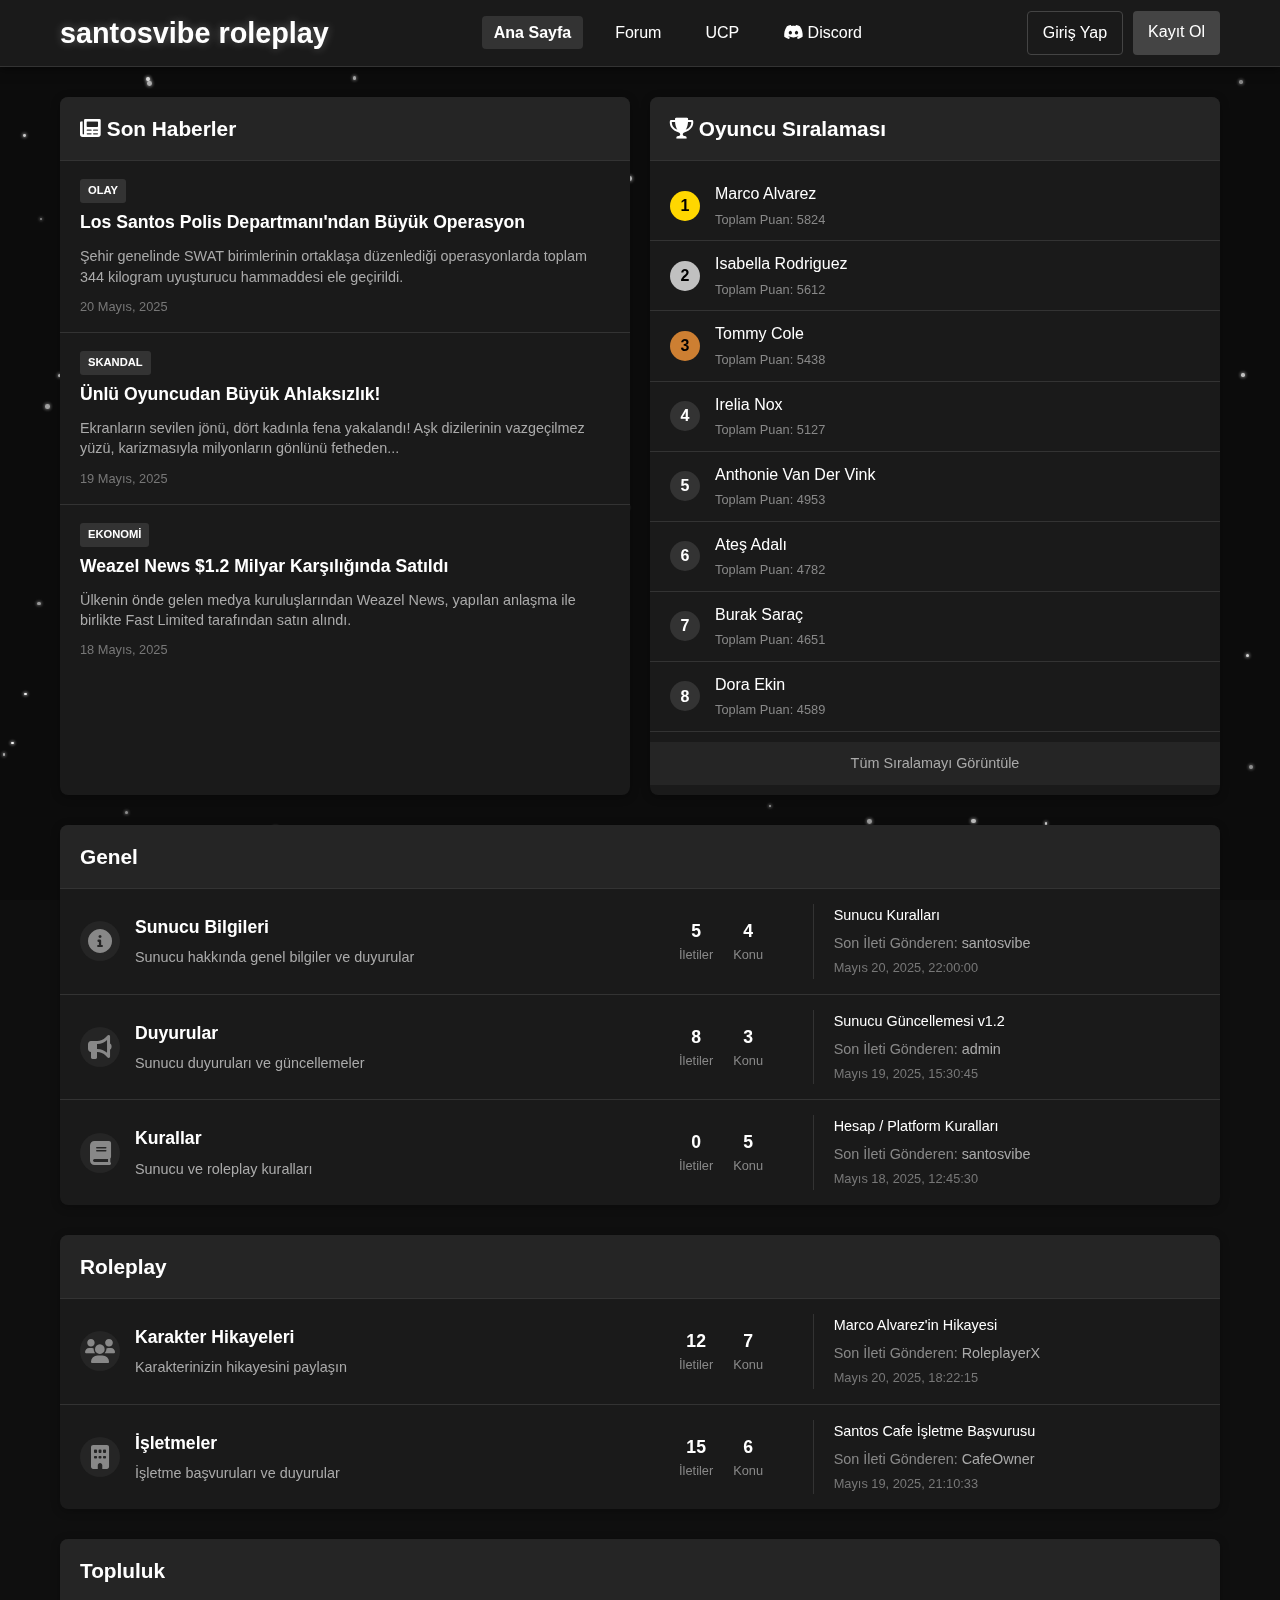
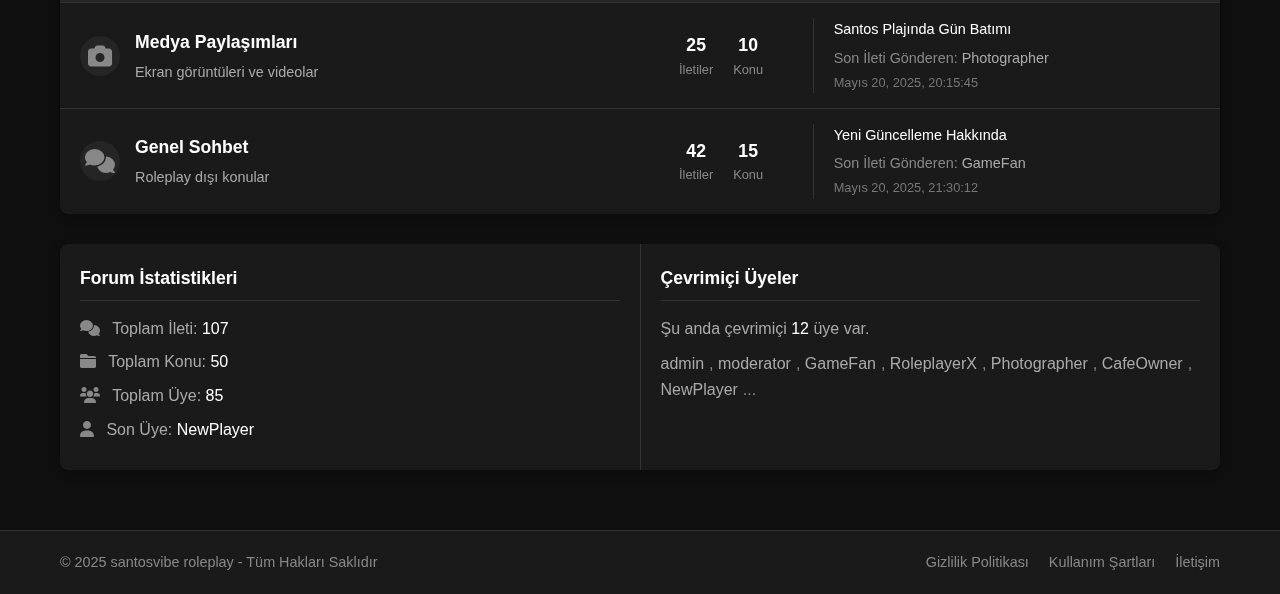
<file: forum.html>
<!DOCTYPE html>
<html lang="tr">
<head>
    <meta charset="UTF-8">
    <meta name="viewport" content="width=device-width, initial-scale=1.0">
    <title>santosvibe - forum</title>
    <link rel="stylesheet" href="forum-styles.css">
    <link rel="stylesheet" href="https://cdnjs.cloudflare.com/ajax/libs/font-awesome/6.0.0-beta3/css/all.min.css">
</head>
<body>
    <!-- Stars Background -->
    <div class="stars-container" id="starsContainer"></div>
    
    <!-- Header -->
    <header class="forum-header">
        <div class="header-container">
            <div class="logo-container">
                <h1>santosvibe roleplay</h1>
            </div>
            <nav class="main-nav">
                <ul>
                    <li><a href="landing.html" class="active">Ana Sayfa</a></li>
                    <li><a href="forum.html">Forum</a></li>
                    <li><a href="#" id="ucp-link">UCP</a></li>
                    <li><a href="#" id="discord-link"><i class="fab fa-discord"></i> Discord</a></li>
                </ul>
            </nav>
            <div class="user-controls">
                <a href="#" class="login-btn">Giriş Yap</a>
                <a href="#" class="register-btn">Kayıt Ol</a>
            </div>
        </div>
    </header>
    
    <!-- Main Content -->
    <main class="forum-main">
        <div class="forum-container">
            <!-- Breaking News and Player Rankings -->
            <div class="forum-highlights">
                <!-- Breaking News Section -->
                <div class="breaking-news-section">
                    <div class="section-header">
                        <h3><i class="fas fa-newspaper"></i> Son Haberler</h3>
                    </div>
                    <div class="news-container">
                        <div class="news-item">
                            <div class="news-header">
                                <span class="news-category">OLAY</span>
                                <h4>Los Santos Polis Departmanı'ndan Büyük Operasyon</h4>
                            </div>
                            <p class="news-excerpt">Şehir genelinde SWAT birimlerinin ortaklaşa düzenlediği operasyonlarda toplam 344 kilogram uyuşturucu hammaddesi ele geçirildi.</p>
                            <div class="news-meta">
                                <span class="news-date">20 Mayıs, 2025</span>
                            </div>
                        </div>
                        
                        <div class="news-item">
                            <div class="news-header">
                                <span class="news-category">SKANDAL</span>
                                <h4>Ünlü Oyuncudan Büyük Ahlaksızlık!</h4>
                            </div>
                            <p class="news-excerpt">Ekranların sevilen jönü, dört kadınla fena yakalandı! Aşk dizilerinin vazgeçilmez yüzü, karizmasıyla milyonların gönlünü fetheden...</p>
                            <div class="news-meta">
                                <span class="news-date">19 Mayıs, 2025</span>
                            </div>
                        </div>
                        
                        <div class="news-item">
                            <div class="news-header">
                                <span class="news-category">EKONOMİ</span>
                                <h4>Weazel News $1.2 Milyar Karşılığında Satıldı</h4>
                            </div>
                            <p class="news-excerpt">Ülkenin önde gelen medya kuruluşlarından Weazel News, yapılan anlaşma ile birlikte Fast Limited tarafından satın alındı.</p>
                            <div class="news-meta">
                                <span class="news-date">18 Mayıs, 2025</span>
                            </div>
                        </div>
                    </div>
                </div>
                
                <!-- Player Rankings Section -->
                <div class="player-rankings-section">
                    <div class="section-header">
                        <h3><i class="fas fa-trophy"></i> Oyuncu Sıralaması</h3>
                    </div>
                    <div class="rankings-container">
                        <div class="ranking-item top-rank">
                            <div class="rank-number">1</div>
                            <div class="player-info">
                                <div class="player-name">Marco Alvarez</div>
                                <div class="player-details">Toplam Puan: 5824</div>
                            </div>
                        </div>
                        <div class="ranking-item top-rank">
                            <div class="rank-number">2</div>
                            <div class="player-info">
                                <div class="player-name">Isabella Rodriguez</div>
                                <div class="player-details">Toplam Puan: 5612</div>
                            </div>
                        </div>
                        <div class="ranking-item top-rank">
                            <div class="rank-number">3</div>
                            <div class="player-info">
                                <div class="player-name">Tommy Cole</div>
                                <div class="player-details">Toplam Puan: 5438</div>
                            </div>
                        </div>
                        <div class="ranking-item">
                            <div class="rank-number">4</div>
                            <div class="player-info">
                                <div class="player-name">Irelia Nox</div>
                                <div class="player-details">Toplam Puan: 5127</div>
                            </div>
                        </div>
                        <div class="ranking-item">
                            <div class="rank-number">5</div>
                            <div class="player-info">
                                <div class="player-name">Anthonie Van Der Vink</div>
                                <div class="player-details">Toplam Puan: 4953</div>
                            </div>
                        </div>
                        <div class="ranking-item">
                            <div class="rank-number">6</div>
                            <div class="player-info">
                                <div class="player-name">Ateş Adalı</div>
                                <div class="player-details">Toplam Puan: 4782</div>
                            </div>
                        </div>
                        <div class="ranking-item">
                            <div class="rank-number">7</div>
                            <div class="player-info">
                                <div class="player-name">Burak Saraç</div>
                                <div class="player-details">Toplam Puan: 4651</div>
                            </div>
                        </div>
                        <div class="ranking-item">
                            <div class="rank-number">8</div>
                            <div class="player-info">
                                <div class="player-name">Dora Ekin</div>
                                <div class="player-details">Toplam Puan: 4589</div>
                            </div>
                        </div>
                        <a href="#" class="view-all-rankings">Tüm Sıralamayı Görüntüle</a>
                    </div>
                </div>
            </div>
            <!-- Forum Categories -->
            <div class="forum-section">
                <div class="section-header">
                    <h3>Genel</h3>
                </div>
                
                <div class="forum-boards">
                    <!-- Board 1 -->
                    <div class="board">
                        <div class="board-info">
                            <div class="board-icon">
                                <i class="fas fa-info-circle"></i>
                            </div>
                            <div class="board-details">
                                <h4><a href="#">Sunucu Bilgileri</a></h4>
                                <p>Sunucu hakkında genel bilgiler ve duyurular</p>
                            </div>
                        </div>
                        <div class="board-stats">
                            <div class="stats-item">
                                <span class="stats-number">5</span>
                                <span class="stats-label">İletiler</span>
                            </div>
                            <div class="stats-item">
                                <span class="stats-number">4</span>
                                <span class="stats-label">Konu</span>
                            </div>
                        </div>
                        <div class="board-last-post">
                            <div class="last-post-info">
                                <a href="#" class="post-title">Sunucu Kuralları</a>
                                <div class="post-meta">
                                    <span>Son İleti Gönderen: </span>
                                    <a href="#" class="post-author">santosvibe</a>
                                </div>
                                <div class="post-date">Mayıs 20, 2025, 22:00:00</div>
                            </div>
                        </div>
                    </div>
                    
                    <!-- Board 2 -->
                    <div class="board">
                        <div class="board-info">
                            <div class="board-icon">
                                <i class="fas fa-bullhorn"></i>
                            </div>
                            <div class="board-details">
                                <h4><a href="#">Duyurular</a></h4>
                                <p>Sunucu duyuruları ve güncellemeler</p>
                            </div>
                        </div>
                        <div class="board-stats">
                            <div class="stats-item">
                                <span class="stats-number">8</span>
                                <span class="stats-label">İletiler</span>
                            </div>
                            <div class="stats-item">
                                <span class="stats-number">3</span>
                                <span class="stats-label">Konu</span>
                            </div>
                        </div>
                        <div class="board-last-post">
                            <div class="last-post-info">
                                <a href="#" class="post-title">Sunucu Güncellemesi v1.2</a>
                                <div class="post-meta">
                                    <span>Son İleti Gönderen: </span>
                                    <a href="#" class="post-author">admin</a>
                                </div>
                                <div class="post-date">Mayıs 19, 2025, 15:30:45</div>
                            </div>
                        </div>
                    </div>
                    
                    <!-- Board 3 with sub-boards -->
                    <div class="board">
                        <div class="board-info">
                            <div class="board-icon">
                                <i class="fas fa-book"></i>
                            </div>
                            <div class="board-details">
                                <h4><a href="#">Kurallar</a></h4>
                                <p>Sunucu ve roleplay kuralları</p>
                            </div>
                        </div>
                        <div class="board-stats">
                            <div class="stats-item">
                                <span class="stats-number">0</span>
                                <span class="stats-label">İletiler</span>
                            </div>
                            <div class="stats-item">
                                <span class="stats-number">5</span>
                                <span class="stats-label">Konu</span>
                            </div>
                        </div>
                        <div class="board-last-post">
                            <div class="last-post-info">
                                <a href="#" class="post-title">Hesap / Platform Kuralları</a>
                                <div class="post-meta">
                                    <span>Son İleti Gönderen: </span>
                                    <a href="#" class="post-author">santosvibe</a>
                                </div>
                                <div class="post-date">Mayıs 18, 2025, 12:45:30</div>
                            </div>
                        </div>
                    </div>
                </div>
            </div>
            
            <!-- Roleplay Section -->
            <div class="forum-section">
                <div class="section-header">
                    <h3>Roleplay</h3>
                </div>
                
                <div class="forum-boards">
                    <!-- Board 1 -->
                    <div class="board">
                        <div class="board-info">
                            <div class="board-icon">
                                <i class="fas fa-users"></i>
                            </div>
                            <div class="board-details">
                                <h4><a href="#">Karakter Hikayeleri</a></h4>
                                <p>Karakterinizin hikayesini paylaşın</p>
                            </div>
                        </div>
                        <div class="board-stats">
                            <div class="stats-item">
                                <span class="stats-number">12</span>
                                <span class="stats-label">İletiler</span>
                            </div>
                            <div class="stats-item">
                                <span class="stats-number">7</span>
                                <span class="stats-label">Konu</span>
                            </div>
                        </div>
                        <div class="board-last-post">
                            <div class="last-post-info">
                                <a href="#" class="post-title">Marco Alvarez'in Hikayesi</a>
                                <div class="post-meta">
                                    <span>Son İleti Gönderen: </span>
                                    <a href="#" class="post-author">RoleplayerX</a>
                                </div>
                                <div class="post-date">Mayıs 20, 2025, 18:22:15</div>
                            </div>
                        </div>
                    </div>
                    
                    <!-- Board 2 -->
                    <div class="board">
                        <div class="board-info">
                            <div class="board-icon">
                                <i class="fas fa-building"></i>
                            </div>
                            <div class="board-details">
                                <h4><a href="#">İşletmeler</a></h4>
                                <p>İşletme başvuruları ve duyurular</p>
                            </div>
                        </div>
                        <div class="board-stats">
                            <div class="stats-item">
                                <span class="stats-number">15</span>
                                <span class="stats-label">İletiler</span>
                            </div>
                            <div class="stats-item">
                                <span class="stats-number">6</span>
                                <span class="stats-label">Konu</span>
                            </div>
                        </div>
                        <div class="board-last-post">
                            <div class="last-post-info">
                                <a href="#" class="post-title">Santos Cafe İşletme Başvurusu</a>
                                <div class="post-meta">
                                    <span>Son İleti Gönderen: </span>
                                    <a href="#" class="post-author">CafeOwner</a>
                                </div>
                                <div class="post-date">Mayıs 19, 2025, 21:10:33</div>
                            </div>
                        </div>
                    </div>
                </div>
            </div>
            
            <!-- Topluluk Section -->
            <div class="forum-section">
                <div class="section-header">
                    <h3>Topluluk</h3>
                </div>
                
                <div class="forum-boards">
                    <!-- Board 1 -->
                    <div class="board">
                        <div class="board-info">
                            <div class="board-icon">
                                <i class="fas fa-camera"></i>
                            </div>
                            <div class="board-details">
                                <h4><a href="#">Medya Paylaşımları</a></h4>
                                <p>Ekran görüntüleri ve videolar</p>
                            </div>
                        </div>
                        <div class="board-stats">
                            <div class="stats-item">
                                <span class="stats-number">25</span>
                                <span class="stats-label">İletiler</span>
                            </div>
                            <div class="stats-item">
                                <span class="stats-number">10</span>
                                <span class="stats-label">Konu</span>
                            </div>
                        </div>
                        <div class="board-last-post">
                            <div class="last-post-info">
                                <a href="#" class="post-title">Santos Plajında Gün Batımı</a>
                                <div class="post-meta">
                                    <span>Son İleti Gönderen: </span>
                                    <a href="#" class="post-author">Photographer</a>
                                </div>
                                <div class="post-date">Mayıs 20, 2025, 20:15:45</div>
                            </div>
                        </div>
                    </div>
                    
                    <!-- Board 2 -->
                    <div class="board">
                        <div class="board-info">
                            <div class="board-icon">
                                <i class="fas fa-comments"></i>
                            </div>
                            <div class="board-details">
                                <h4><a href="#">Genel Sohbet</a></h4>
                                <p>Roleplay dışı konular</p>
                            </div>
                        </div>
                        <div class="board-stats">
                            <div class="stats-item">
                                <span class="stats-number">42</span>
                                <span class="stats-label">İletiler</span>
                            </div>
                            <div class="stats-item">
                                <span class="stats-number">15</span>
                                <span class="stats-label">Konu</span>
                            </div>
                        </div>
                        <div class="board-last-post">
                            <div class="last-post-info">
                                <a href="#" class="post-title">Yeni Güncelleme Hakkında</a>
                                <div class="post-meta">
                                    <span>Son İleti Gönderen: </span>
                                    <a href="#" class="post-author">GameFan</a>
                                </div>
                                <div class="post-date">Mayıs 20, 2025, 21:30:12</div>
                            </div>
                        </div>
                    </div>
                </div>
            </div>
            
            <!-- Forum Stats -->
            <div class="forum-stats">
                <div class="stats-container">
                    <div class="stats-block">
                        <h4>Forum İstatistikleri</h4>
                        <ul>
                            <li><i class="fas fa-comments"></i> Toplam İleti: <span>107</span></li>
                            <li><i class="fas fa-folder"></i> Toplam Konu: <span>50</span></li>
                            <li><i class="fas fa-users"></i> Toplam Üye: <span>85</span></li>
                            <li><i class="fas fa-user"></i> Son Üye: <span><a href="#">NewPlayer</a></span></li>
                        </ul>
                    </div>
                    <div class="stats-block">
                        <h4>Çevrimiçi Üyeler</h4>
                        <div class="online-users">
                            <p>Şu anda çevrimiçi <span>12</span> üye var.</p>
                            <div class="user-list">
                                <a href="#">admin</a>, <a href="#">moderator</a>, <a href="#">GameFan</a>, <a href="#">RoleplayerX</a>, <a href="#">Photographer</a>, <a href="#">CafeOwner</a>, <a href="#">NewPlayer</a>...
                            </div>
                        </div>
                    </div>
                </div>
            </div>
        </div>
    </main>
    
    <!-- Footer -->
    <footer class="forum-footer">
        <div class="footer-container">
            <div class="footer-info">
                <p>&copy; 2025 santosvibe roleplay - Tüm Hakları Saklıdır</p>
            </div>
            <div class="footer-links">
                <a href="#">Gizlilik Politikası</a>
                <a href="#">Kullanım Şartları</a>
                <a href="#">İletişim</a>
            </div>
        </div>
    </footer>
    
    <script src="script.js"></script>
    <script>
        document.addEventListener('DOMContentLoaded', function() {
            // Create stars background
            if (typeof createStarsBackground === 'function') {
                createStarsBackground();
            } else {
                // Fallback if the function doesn't exist
                const starsContainer = document.getElementById('starsContainer');
                if (starsContainer) {
                    for (let i = 0; i < 100; i++) {
                        const star = document.createElement('div');
                        star.className = 'star';
                        
                        const size = Math.random() * 3 + 2;
                        star.style.width = `${size}px`;
                        star.style.height = `${size}px`;
                        
                        const xPos = Math.random() * 100;
                        star.style.left = `${xPos}%`;
                        
                        const yPos = Math.random() * 100;
                        star.style.top = `${yPos}%`;
                        
                        const duration = Math.random() * 12 + 8;
                        star.style.animationDuration = `${duration}s`;
                        
                        const delay = Math.random() * 5;
                        star.style.animationDelay = `${delay}s`;
                        
                        const opacity = Math.random() * 0.5 + 0.5;
                        star.style.opacity = opacity;
                        
                        starsContainer.appendChild(star);
                    }
                }
            }
            
            // Discord link
            document.getElementById('discord-link').addEventListener('click', function(e) {
                e.preventDefault();
                window.open('https://discord.gg/santosvibe', '_blank');
            });
        });
    </script>
</body>
</html>
</file>
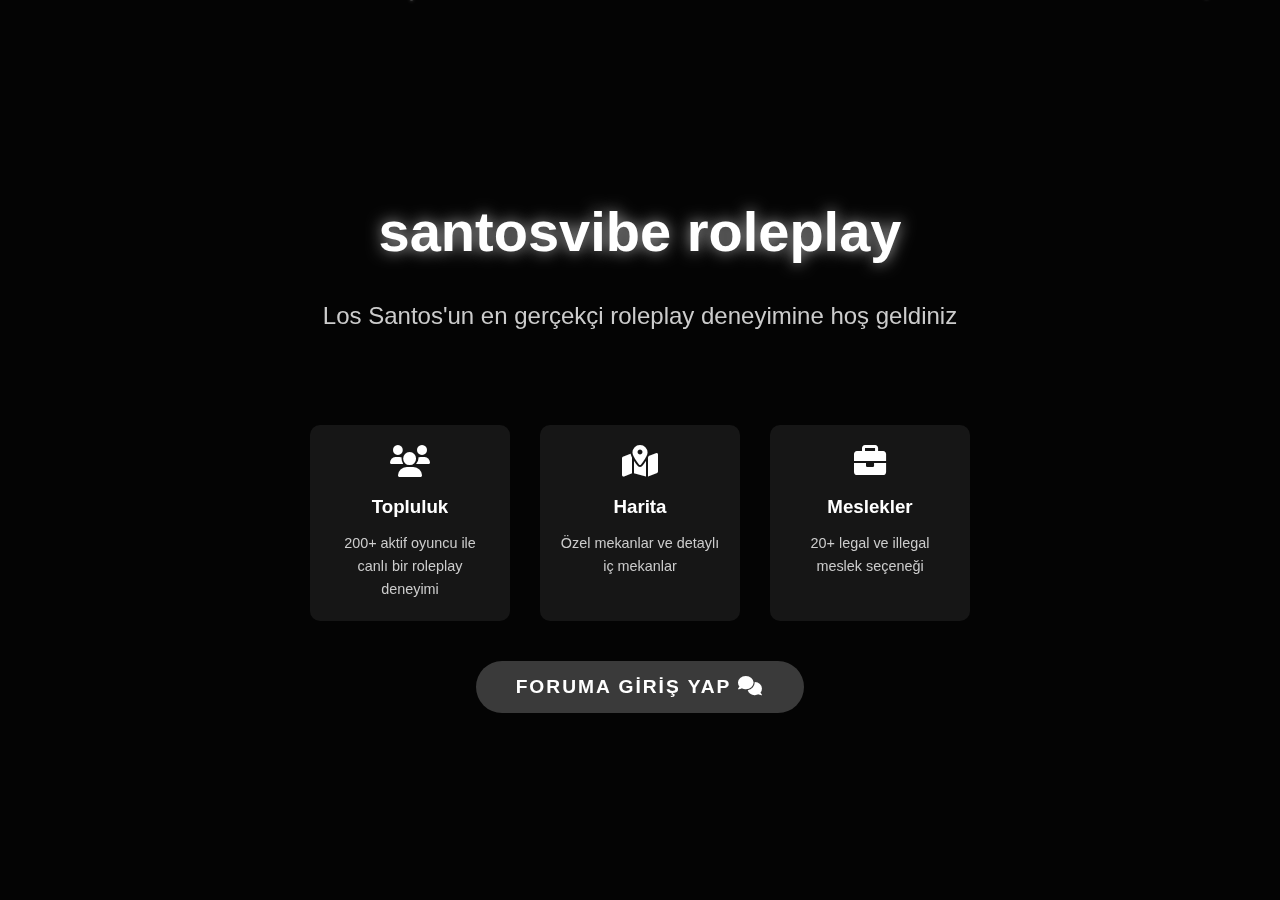
<file: landing.html>
<!DOCTYPE html>
<html lang="tr">
<head>
    <meta charset="UTF-8">
    <meta name="viewport" content="width=device-width, initial-scale=1.0">
    <title>santosvibe - hoşgeldiniz</title>
    <link rel="stylesheet" href="styles.css">
    <link rel="stylesheet" href="https://cdnjs.cloudflare.com/ajax/libs/font-awesome/6.0.0-beta3/css/all.min.css">
    <style>
        .landing-container {
            display: flex;
            flex-direction: column;
            justify-content: center;
            align-items: center;
            height: 100vh;
            text-align: center;
            padding: 20px;
        }
        
        .logo {
            max-width: 200px;
            margin-bottom: 30px;
            filter: drop-shadow(0 0 10px rgba(255, 255, 255, 0.5));
        }
        
        .landing-title {
            font-size: 3.5rem;
            margin-bottom: 20px;
            text-shadow: 0 0 15px rgba(255, 255, 255, 0.7);
            animation: pulse 2s infinite;
        }
        
        .landing-subtitle {
            font-size: 1.5rem;
            color: #cccccc;
            margin-bottom: 40px;
        }
        
        .enter-btn {
            background-color: #535252;
            color: #ffffff;
            border: none;
            padding: 15px 40px;
            border-radius: 30px;
            cursor: pointer;
            font-size: 1.2rem;
            font-weight: 600;
            transition: all 0.3s ease;
            text-transform: uppercase;
            letter-spacing: 2px;
            margin-top: 20px;
            position: relative;
            overflow: hidden;
        }
        
        .enter-btn:hover {
            background-color: #000000;
            transform: translateY(-5px);
            box-shadow: 0 10px 25px rgba(255, 255, 255, 0.3);
        }
        
        .enter-btn::before {
            content: '';
            position: absolute;
            top: 0;
            left: -100%;
            width: 100%;
            height: 100%;
            background: linear-gradient(90deg, transparent, rgba(255, 255, 255, 0.2), transparent);
            transition: 0.5s;
        }
        
        .enter-btn:hover::before {
            left: 100%;
        }
        
        .button-group {
            display: flex;
            gap: 20px;
            margin-top: 20px;
            justify-content: center;
        }
        
        .forum-btn {
            background-color: #3a3a3a;
        }
        
        .forum-btn:hover {
            background-color: #000000;
            transform: translateY(-5px);
            box-shadow: 0 10px 25px rgba(255, 255, 255, 0.3);
        }
        
        .server-info {
            margin-top: 50px;
            display: flex;
            gap: 30px;
            flex-wrap: wrap;
            justify-content: center;
        }
        
        .info-card {
            background-color: rgba(30, 30, 30, 0.7);
            padding: 20px;
            border-radius: 10px;
            width: 200px;
            transition: all 0.3s ease;
        }
        
        .info-card:hover {
            transform: translateY(-10px);
            box-shadow: 0 10px 20px rgba(0, 0, 0, 0.3);
        }
        
        .info-card i {
            font-size: 2rem;
            margin-bottom: 15px;
            color: #ffffff;
        }
        
        .info-card h3 {
            margin-bottom: 10px;
            color: #ffffff;
        }
        
        .info-card p {
            color: #cccccc;
            font-size: 0.9rem;
        }
        
        @keyframes pulse {
            0% {
                text-shadow: 0 0 10px rgba(255, 255, 255, 0.7);
            }
            50% {
                text-shadow: 0 0 20px rgba(255, 255, 255, 0.9), 0 0 30px rgba(255, 255, 255, 0.4);
            }
            100% {
                text-shadow: 0 0 10px rgba(255, 255, 255, 0.7);
            }
        }
        
        @media (max-width: 768px) {
            .landing-title {
                font-size: 2.5rem;
            }
            
            .landing-subtitle {
                font-size: 1.2rem;
            }
            
            .server-info {
                gap: 15px;
            }
            
            .info-card {
                width: 150px;
                padding: 15px;
            }
        }
    </style>
</head>
<body>
    <!-- Stars Background -->
    <div class="stars-container" id="starsContainer"></div>
    
    <div class="landing-container">
        <h1 class="landing-title">santosvibe roleplay</h1>
        <p class="landing-subtitle">Los Santos'un en gerçekçi roleplay deneyimine hoş geldiniz</p>
        
        <div class="server-info">
            <div class="info-card">
                <i class="fas fa-users"></i>
                <h3>Topluluk</h3>
                <p>200+ aktif oyuncu ile canlı bir roleplay deneyimi</p>
            </div>
            <div class="info-card">
                <i class="fas fa-map-marked-alt"></i>
                <h3>Harita</h3>
                <p>Özel mekanlar ve detaylı iç mekanlar</p>
            </div>
            <div class="info-card">
                <i class="fas fa-briefcase"></i>
                <h3>Meslekler</h3>
                <p>20+ legal ve illegal meslek seçeneği</p>
            </div>
        </div>
        
        <div class="button-group">
            <button id="forumButton" class="enter-btn forum-btn">Foruma Giriş Yap <i class="fas fa-comments"></i></button>
        </div>
    </div>
    
    <script src="script.js"></script>
    <script>
        document.addEventListener('DOMContentLoaded', function() {
            const forumButton = document.getElementById('forumButton');
            
            forumButton.addEventListener('click', function() {
                // Add fade-out effect
                document.body.style.opacity = 0;
                document.body.style.transition = 'opacity 1s ease';
                
                // Redirect to forum page after animation
                setTimeout(function() {
                    window.location.href = 'forum.html';
                }, 1000);
            });
        });
    </script>
</body>
</html>
</file>
<file: forum-styles.css>
/* General Styles */
* {
    margin: 0;
    padding: 0;
    box-sizing: border-box;
    font-family: 'Segoe UI', Tahoma, Geneva, Verdana, sans-serif;
}

body {
    background-color: #0f0f0f;
    color: #ffffff;
    line-height: 1.6;
    background-size: cover;
    background-position: center;
    background-attachment: fixed;
    background-repeat: no-repeat;
    position: relative;
    overflow-x: hidden;
}

a {
    text-decoration: none;
    color: #ffffff;
    transition: color 0.3s ease;
}

a:hover {
    color: #cccccc;
}

ul {
    list-style: none;
}

/* Stars Background */
.stars-container {
    position: fixed;
    top: 0;
    left: 0;
    width: 100%;
    height: 100%;
    overflow: hidden;
    z-index: -2;
    background-color: rgba(0, 0, 0, 0.2);
}

.star {
    position: absolute;
    background-color: #ffffff;
    border-radius: 50%;
    animation: starAnimation linear infinite;
    opacity: 0.7;
    box-shadow: 0 0 3px 1px rgba(255, 255, 255, 0.5);
}

@keyframes starAnimation {
    0% {
        transform: translateY(0) rotate(0deg);
    }
    50% {
        transform: translateY(50vh) rotate(180deg);
    }
    100% {
        transform: translateY(100vh) rotate(360deg);
    }
}

/* Header Styles */
.forum-header {
    background-color: #1a1a1a;
    border-bottom: 1px solid #333;
    position: sticky;
    top: 0;
    z-index: 100;
    box-shadow: 0 2px 10px rgba(0, 0, 0, 0.5);
}

.header-container {
    max-width: 1200px;
    margin: 0 auto;
    padding: 10px 20px;
    display: flex;
    justify-content: space-between;
    align-items: center;
}

.logo-container h1 {
    font-size: 1.8rem;
    font-weight: 700;
    color: #ffffff;
    text-shadow: 0 0 10px rgba(255, 255, 255, 0.3);
}

.main-nav ul {
    display: flex;
    gap: 20px;
}

.main-nav ul li a {
    padding: 8px 12px;
    border-radius: 4px;
    font-weight: 500;
    transition: all 0.3s ease;
}

.main-nav ul li a:hover,
.main-nav ul li a.active {
    background-color: #333;
}

.main-nav ul li a.active {
    color: #ffffff;
    font-weight: 600;
}

.user-controls {
    display: flex;
    gap: 10px;
}

.login-btn, .register-btn {
    padding: 8px 15px;
    border-radius: 4px;
    font-weight: 500;
    transition: all 0.3s ease;
}

.login-btn {
    background-color: transparent;
    border: 1px solid #444;
}

.login-btn:hover {
    background-color: #333;
}

.register-btn {
    background-color: #444;
    color: #ffffff;
}

.register-btn:hover {
    background-color: #555;
}

/* Main Content Styles */
.forum-main {
    padding: 30px 0;
}

.forum-container {
    max-width: 1200px;
    margin: 0 auto;
    padding: 0 20px;
}

/* Forum Highlights Styles */
.forum-highlights {
    display: flex;
    gap: 20px;
    margin-bottom: 30px;
}

/* Breaking News Styles */
.breaking-news-section {
    flex: 1;
    background-color: #1a1a1a;
    border-radius: 8px;
    overflow: hidden;
    box-shadow: 0 2px 10px rgba(0, 0, 0, 0.3);
}

.news-container {
    padding: 0;
}

.news-item {
    padding: 15px 20px;
    border-bottom: 1px solid #333;
    transition: background-color 0.3s ease;
}

.news-item:last-child {
    border-bottom: none;
}

.news-item:hover {
    background-color: #222;
}

.news-header {
    margin-bottom: 10px;
}

.news-category {
    display: inline-block;
    background-color: #333;
    color: #ffffff;
    font-size: 0.7rem;
    font-weight: 600;
    padding: 3px 8px;
    border-radius: 3px;
    margin-bottom: 5px;
    text-transform: uppercase;
}

.news-header h4 {
    font-size: 1.1rem;
    margin-bottom: 5px;
    color: #ffffff;
}

.news-excerpt {
    font-size: 0.9rem;
    color: #aaa;
    margin-bottom: 10px;
    line-height: 1.4;
}

.news-meta {
    font-size: 0.8rem;
    color: #777;
}

/* Player Rankings Styles */
.player-rankings-section {
    flex: 1;
    background-color: #1a1a1a;
    border-radius: 8px;
    overflow: hidden;
    box-shadow: 0 2px 10px rgba(0, 0, 0, 0.3);
}

.rankings-container {
    padding: 10px 0;
}

.ranking-item {
    display: flex;
    align-items: center;
    padding: 10px 20px;
    border-bottom: 1px solid #333;
    transition: background-color 0.3s ease;
}

.ranking-item:last-child {
    border-bottom: none;
}

.ranking-item:hover {
    background-color: #222;
}

.rank-number {
    width: 30px;
    height: 30px;
    display: flex;
    align-items: center;
    justify-content: center;
    background-color: #333;
    color: #ffffff;
    font-weight: 600;
    border-radius: 50%;
    margin-right: 15px;
}

.top-rank .rank-number {
    background-color: #444;
    color: #ffffff;
    font-weight: 700;
}

.top-rank:nth-child(1) .rank-number {
    background-color: #FFD700;
    color: #000;
}

.top-rank:nth-child(2) .rank-number {
    background-color: #C0C0C0;
    color: #000;
}

.top-rank:nth-child(3) .rank-number {
    background-color: #CD7F32;
    color: #000;
}

.player-info {
    flex: 1;
}

.player-name {
    font-size: 1rem;
    font-weight: 500;
    color: #ffffff;
    margin-bottom: 3px;
}

.player-details {
    font-size: 0.8rem;
    color: #888;
}

.view-all-rankings {
    display: block;
    text-align: center;
    padding: 10px;
    background-color: #252525;
    color: #aaa;
    font-size: 0.9rem;
    transition: all 0.3s ease;
    margin-top: 10px;
}

.view-all-rankings:hover {
    background-color: #333;
    color: #ffffff;
}

.forum-section {
    margin-bottom: 30px;
    background-color: #1a1a1a;
    border-radius: 8px;
    overflow: hidden;
    box-shadow: 0 2px 10px rgba(0, 0, 0, 0.3);
}

.section-header {
    background-color: #252525;
    padding: 15px 20px;
    border-bottom: 1px solid #333;
}

.section-header h3 {
    font-size: 1.3rem;
    font-weight: 600;
    color: #ffffff;
}

.forum-boards {
    padding: 0;
}

.board {
    display: flex;
    padding: 15px 20px;
    border-bottom: 1px solid #333;
    transition: background-color 0.3s ease;
}

.board:last-child {
    border-bottom: none;
}

.board:hover {
    background-color: #222;
}

.board-info {
    display: flex;
    flex: 3;
    align-items: center;
}

.board-icon {
    font-size: 1.5rem;
    color: #888;
    margin-right: 15px;
    width: 40px;
    height: 40px;
    display: flex;
    align-items: center;
    justify-content: center;
    background-color: #252525;
    border-radius: 50%;
}

.board-details h4 {
    font-size: 1.1rem;
    margin-bottom: 5px;
}

.board-details h4 a {
    color: #ffffff;
    transition: color 0.3s ease;
}

.board-details h4 a:hover {
    color: #cccccc;
}

.board-details p {
    font-size: 0.9rem;
    color: #aaa;
}

.board-stats {
    flex: 1;
    display: flex;
    justify-content: center;
    align-items: center;
    gap: 20px;
}

.stats-item {
    display: flex;
    flex-direction: column;
    align-items: center;
}

.stats-number {
    font-size: 1.1rem;
    font-weight: 600;
    color: #ffffff;
}

.stats-label {
    font-size: 0.8rem;
    color: #888;
}

.board-last-post {
    flex: 2;
    padding-left: 20px;
    border-left: 1px solid #333;
}

.last-post-info {
    font-size: 0.9rem;
}

.post-title {
    display: block;
    margin-bottom: 5px;
    color: #ffffff;
    font-weight: 500;
    white-space: nowrap;
    overflow: hidden;
    text-overflow: ellipsis;
    max-width: 250px;
}

.post-meta {
    color: #888;
    margin-bottom: 3px;
}

.post-author {
    color: #aaa;
    font-weight: 500;
}

.post-date {
    font-size: 0.8rem;
    color: #777;
}

/* Forum Stats Styles */
.forum-stats {
    margin-top: 30px;
    background-color: #1a1a1a;
    border-radius: 8px;
    overflow: hidden;
    box-shadow: 0 2px 10px rgba(0, 0, 0, 0.3);
}

.stats-container {
    display: flex;
    flex-wrap: wrap;
}

.stats-block {
    flex: 1;
    min-width: 300px;
    padding: 20px;
    border-right: 1px solid #333;
}

.stats-block:last-child {
    border-right: none;
}

.stats-block h4 {
    font-size: 1.1rem;
    margin-bottom: 15px;
    color: #ffffff;
    padding-bottom: 8px;
    border-bottom: 1px solid #333;
}

.stats-block ul {
    list-style: none;
}

.stats-block ul li {
    margin-bottom: 8px;
    color: #aaa;
}

.stats-block ul li i {
    margin-right: 8px;
    color: #888;
}

.stats-block ul li span {
    color: #ffffff;
    font-weight: 500;
}

.online-users p {
    margin-bottom: 10px;
    color: #aaa;
}

.online-users p span {
    color: #ffffff;
    font-weight: 500;
}

.user-list {
    line-height: 1.6;
    color: #888;
}

.user-list a {
    color: #aaa;
    margin-right: 5px;
}

.user-list a:hover {
    color: #ffffff;
}

/* Footer Styles */
.forum-footer {
    background-color: #1a1a1a;
    border-top: 1px solid #333;
    padding: 20px 0;
    margin-top: 30px;
}

.footer-container {
    max-width: 1200px;
    margin: 0 auto;
    padding: 0 20px;
    display: flex;
    justify-content: space-between;
    align-items: center;
}

.footer-info p {
    color: #888;
    font-size: 0.9rem;
}

.footer-links {
    display: flex;
    gap: 20px;
}

.footer-links a {
    color: #888;
    font-size: 0.9rem;
    transition: color 0.3s ease;
}

.footer-links a:hover {
    color: #ffffff;
}

/* Responsive Styles */
@media (max-width: 992px) {
    .board {
        flex-direction: column;
    }
    
    .board-info {
        margin-bottom: 15px;
    }
    
    .board-stats {
        margin-bottom: 15px;
        justify-content: flex-start;
    }
    
    .board-last-post {
        border-left: none;
        padding-left: 0;
        border-top: 1px solid #333;
        padding-top: 15px;
    }
    
    .stats-container {
        flex-direction: column;
    }
    
    .stats-block {
        border-right: none;
        border-bottom: 1px solid #333;
    }
    
    .stats-block:last-child {
        border-bottom: none;
    }
}

@media (max-width: 768px) {
    .header-container {
        flex-direction: column;
        gap: 15px;
    }
    
    .main-nav ul {
        flex-wrap: wrap;
        justify-content: center;
    }
    
    .user-controls {
        margin-top: 10px;
    }
    
    .footer-container {
        flex-direction: column;
        gap: 15px;
        text-align: center;
    }
    
    .footer-links {
        justify-content: center;
    }
}
</file>
<file: styles.css>
/* General Styles */
* {
    margin: 0;
    padding: 0;
    box-sizing: border-box;
    font-family: 'Segoe UI', Tahoma, Geneva, Verdana, sans-serif;
}

/* Stars Background */
.stars-container {
    position: fixed;
    top: 0;
    left: 0;
    width: 100%;
    height: 100%;
    overflow: hidden;
    z-index: -2;
    background-color: rgba(0, 0, 0, 0.2);
}

.star {
    position: absolute;
    background-color: #ffffff;
    border-radius: 50%;
    animation: starAnimation linear infinite;
    opacity: 0.7;
    box-shadow: 0 0 3px 1px rgba(255, 255, 255, 0.5);
}

@keyframes starAnimation {
    0% {
        transform: translateY(0) rotate(0deg);
    }
    50% {
        transform: translateY(50vh) rotate(180deg);
    }
    100% {
        transform: translateY(100vh) rotate(360deg);
    }
}

body {
    background-color: #121212;
    color: #ffffff;
    line-height: 1.6;
    background-size: cover;
    background-position: center;
    background-attachment: fixed;
    background-repeat: no-repeat;
    position: relative;
    overflow-x: hidden;
}

body::before {
    content: '';
    position: absolute;
    top: 0;
    left: 0;
    width: 100%;
    height: 100%;
    background-color: rgba(0, 0, 0, 0.7);
    z-index: -1;
}

.container {
    max-width: 900px;
    margin: 0 auto;
    padding: 20px;
}

/* Header Styles */
header {
    text-align: center;
    margin-bottom: 30px;
    padding: 20px 0;
    border-bottom: 2px solid #ffffff;
}

header h1 {
    font-size: 2.5rem;
    color: #ffffff;
    text-shadow: 0 0 10px rgba(255, 255, 255, 0.5);
    margin-bottom: 10px;
}

header p {
    font-size: 1.2rem;
    color: #cccccc;
}

/* Form Styles */
.form-container {
    background-color: rgba(30, 30, 30, 0.9);
    border-radius: 10px;
    padding: 30px;
    box-shadow: 0 0 20px rgba(0, 0, 0, 0.5);
    margin-bottom: 30px;
}

.form-group {
    margin-bottom: 20px;
}

label {
    display: block;
    margin-bottom: 8px;
    font-weight: 600;
    color: #ffffff;
}

input, select, textarea {
    width: 100%;
    padding: 12px;
    border: 1px solid #333;
    border-radius: 5px;
    background-color: #2a2a2a;
    color: #ffffff;
    font-size: 1rem;
    transition: all 0.3s ease;
}

input:focus, select:focus, textarea:focus {
    outline: none;
    border-color: #464646;
    box-shadow: 0 0 8px rgba(119, 119, 119, 0.5);
}

.hint {
    font-size: 0.9rem;
    color: #aaaaaa;
    margin-bottom: 5px;
}   

.submit-btn {
    background-color: #535252;
    color: #ffffff;
    border: none;
    padding: 12px 20px;
    border-radius: 5px;
    cursor: pointer;
    font-size: 1rem;
    font-weight: 600;
    transition: all 0.3s ease;
    width: 100%;
    text-transform: uppercase;
    letter-spacing: 1px;
}

.submit-btn:hover {
    background-color: #000000;
    transform: translateY(-2px);
    box-shadow: 0 5px 15px rgba(255, 255, 255, 0.4);
}

/* Success Message Styles */
.success-message {
    text-align: center;
    padding: 40px 20px;
}

.success-message i {
    font-size: 5rem;
    color: #4cd137;
    margin-bottom: 20px;
}

.success-message h2 {
    font-size: 2rem;
    color: #4cd137;
    margin-bottom: 15px;
}

.success-message p {
    font-size: 1.1rem;
    color: #cccccc;
    margin-bottom: 25px;
}

.new-app-btn {
    background-color: #4cd137;
    color: #ffffff;
    border: none;
    padding: 12px 20px;
    border-radius: 5px;
    cursor: pointer;
    font-size: 1rem;
    font-weight: 600;
    transition: all 0.3s ease;
}

.new-app-btn:hover {
    background-color: #44bd32;
    transform: translateY(-2px);
    box-shadow: 0 5px 15px rgba(76, 209, 55, 0.4);
}

.hidden {
    display: none;
}

/* Footer Styles */
footer {
    text-align: center;
    padding: 20px 0;
    color: #424141;
    font-size: 0.9rem;
}

/* Loading Screen Styles */
.loading-screen {
    position: fixed;
    top: 0;
    left: 0;
    width: 100%;
    height: 100%;
    background-color: rgba(0, 0, 0, 0.9);
    display: flex;
    justify-content: center;
    align-items: center;
    z-index: 1000;
    opacity: 1;
    transition: opacity 1s ease;
}

.loading-screen.hidden {
    opacity: 0;
    pointer-events: none;
}

.loading-content {
    text-align: center;
    padding: 30px;
    border-radius: 10px;
    background-color: rgba(30, 30, 30, 0.8);
    box-shadow: 0 0 20px rgba(255, 255, 255, 0.2);
    max-width: 80%;
}

.loading-content h2 {
    margin-bottom: 20px;
    color: #ffffff;
    font-size: 1.8rem;
    text-shadow: 0 0 10px rgba(255, 255, 255, 0.5);
}

.loading-content p {
    color: #cccccc;
    margin-top: 20px;
    font-size: 1.1rem;
}

.loading-spinner {
    width: 60px;
    height: 60px;
    border: 5px solid rgba(255, 255, 255, 0.3);
    border-radius: 50%;
    border-top-color: #ffffff;
    margin: 0 auto 20px;
    animation: spin 1s linear infinite;
}

@keyframes spin {
    0% { transform: rotate(0deg); }
    100% { transform: rotate(360deg); }
}

/* Responsive Styles */
@media (max-width: 768px) {
    .container {
        padding: 10px;
    }
    
    header h1 {
        font-size: 2rem;
    }
    
    .form-container {
        padding: 20px;
    }
    
    input, select, textarea {
        padding: 10px;
    }
    
    .loading-content h2 {
        font-size: 1.4rem;
    }
    
    .loading-spinner {
        width: 40px;
        height: 40px;
    }
}
</file>
